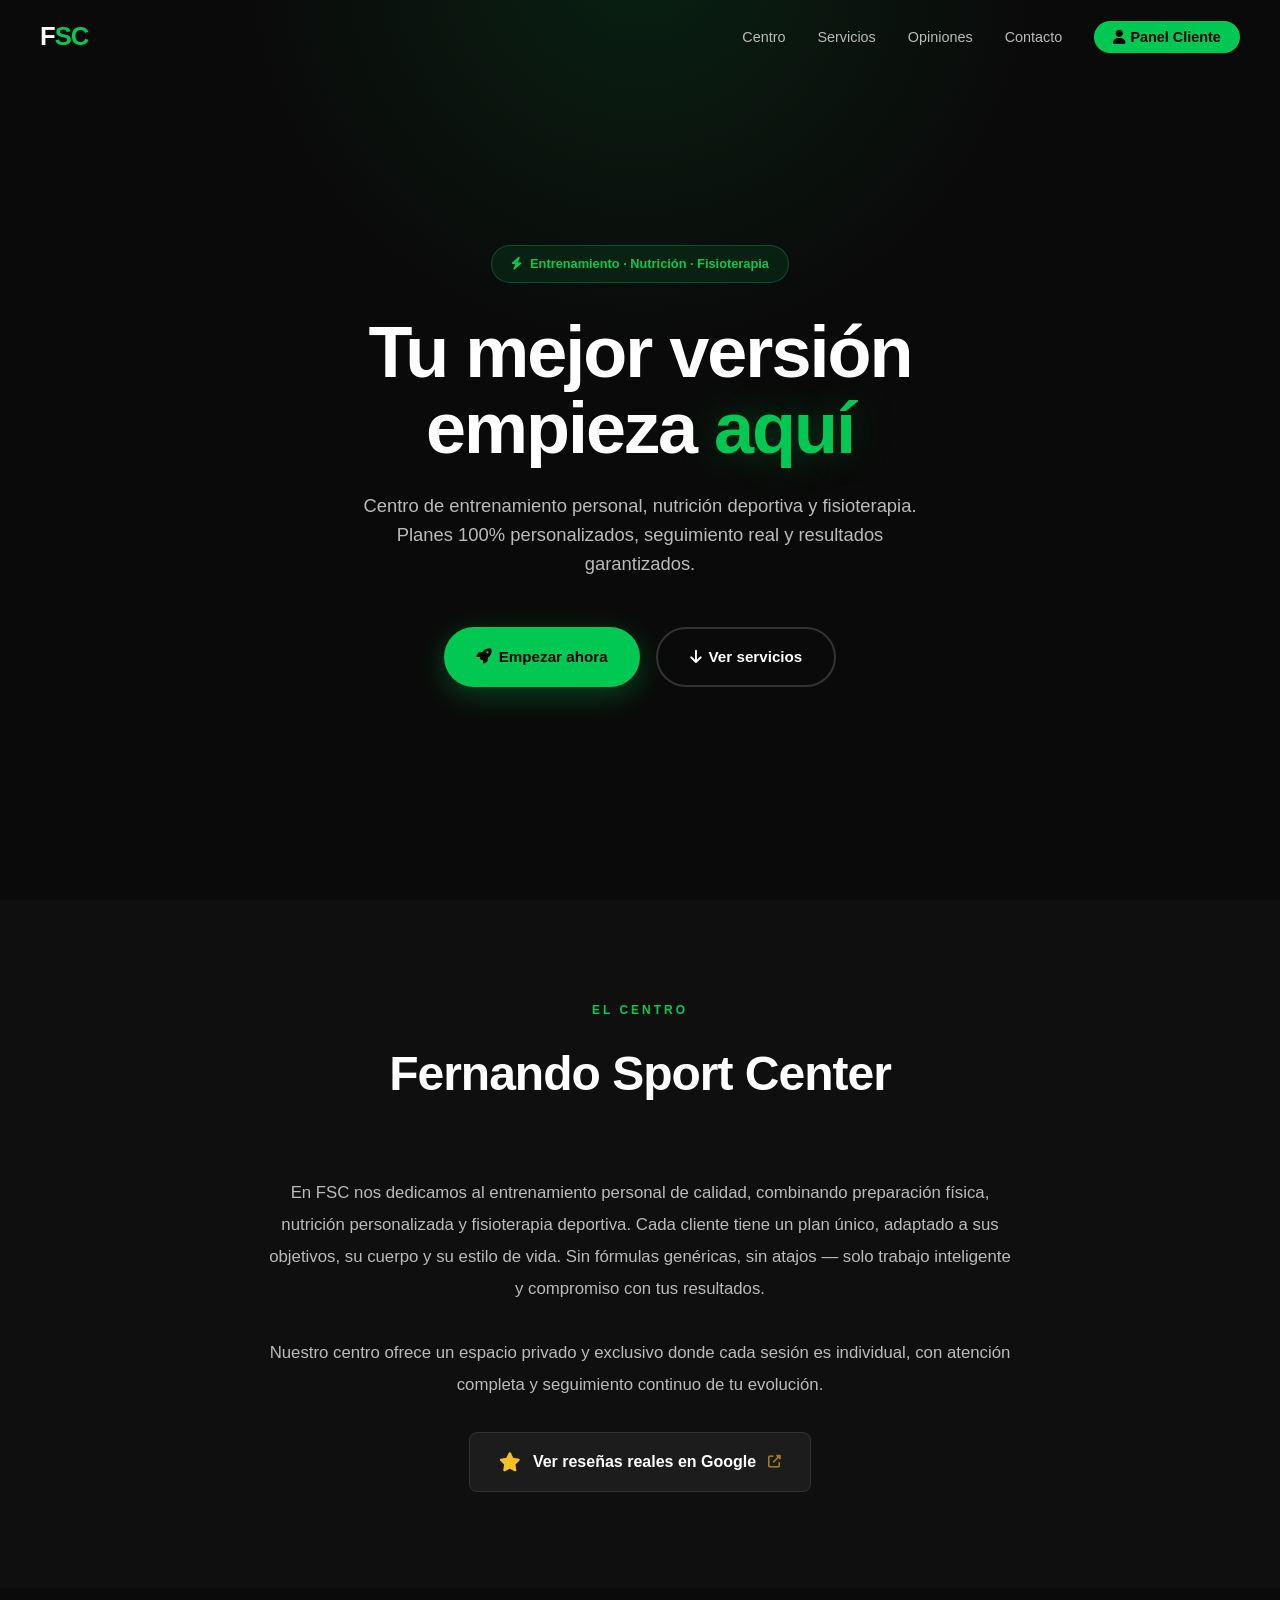
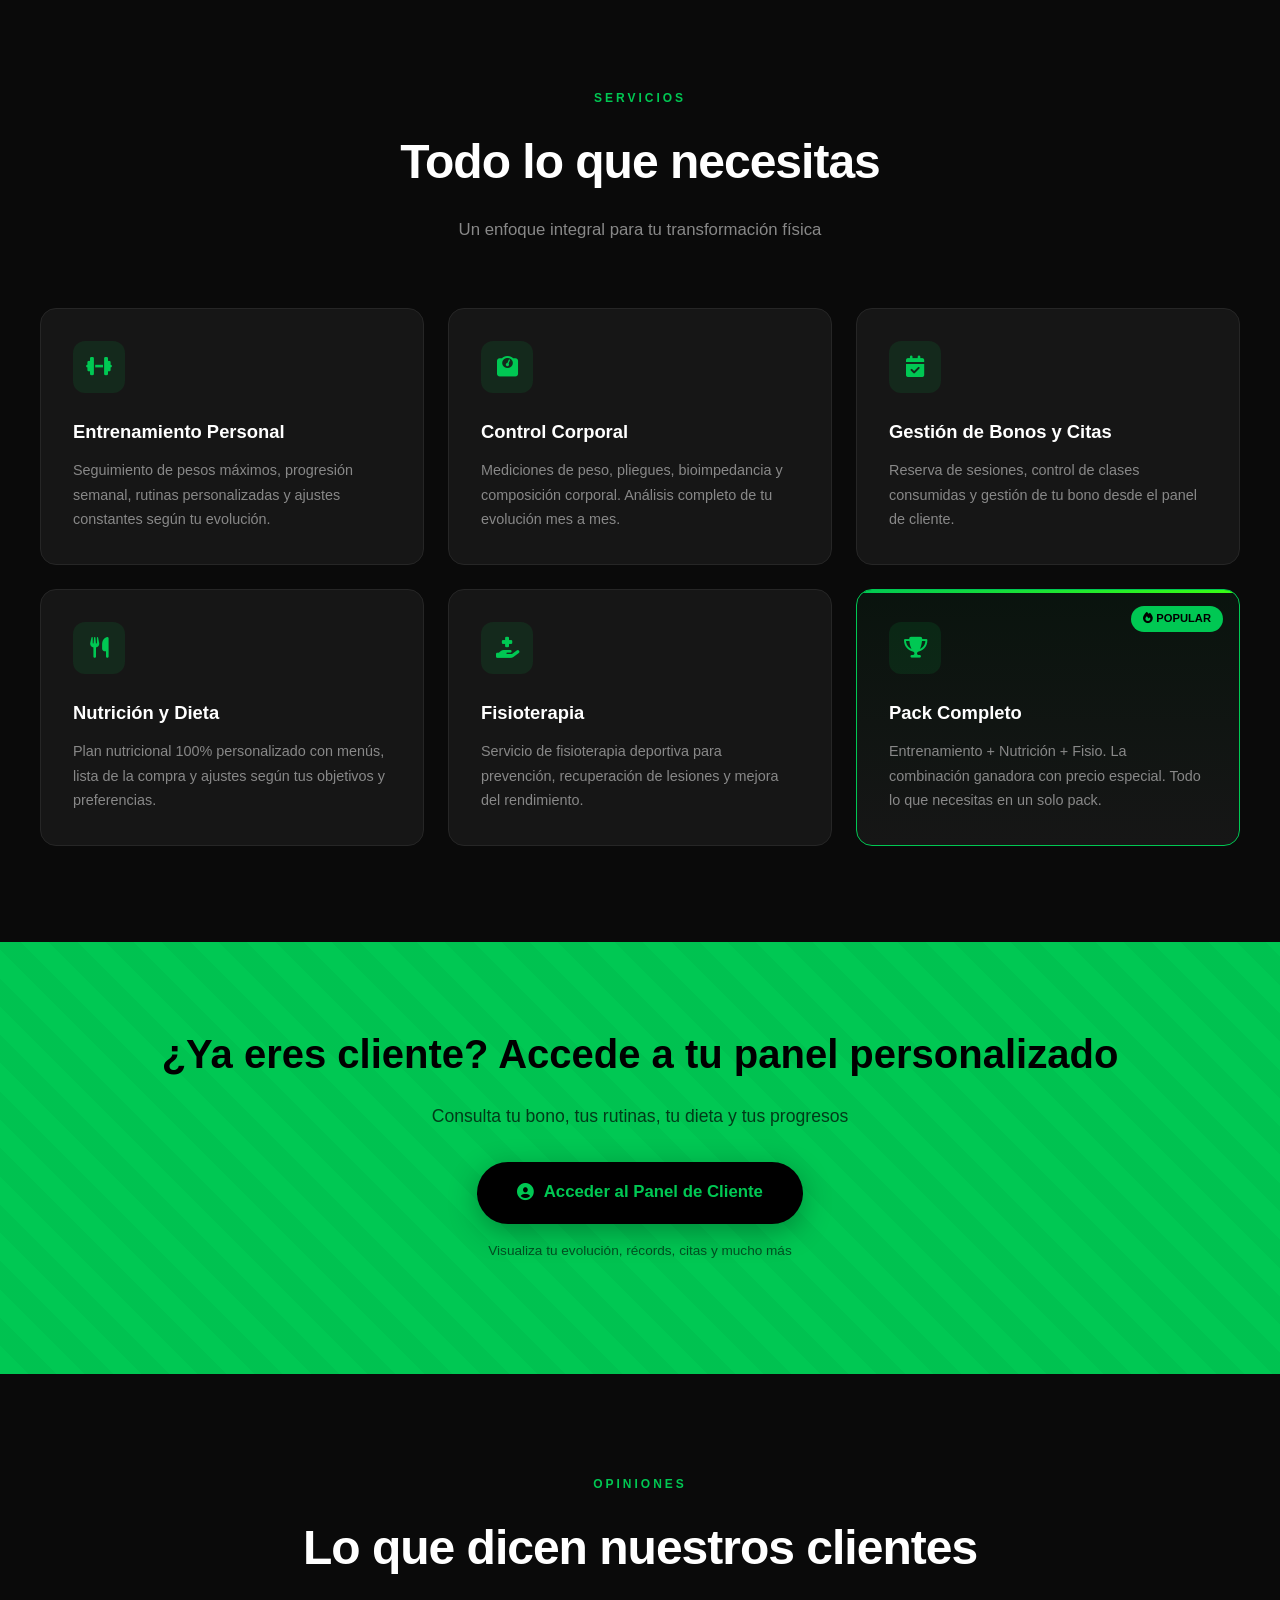
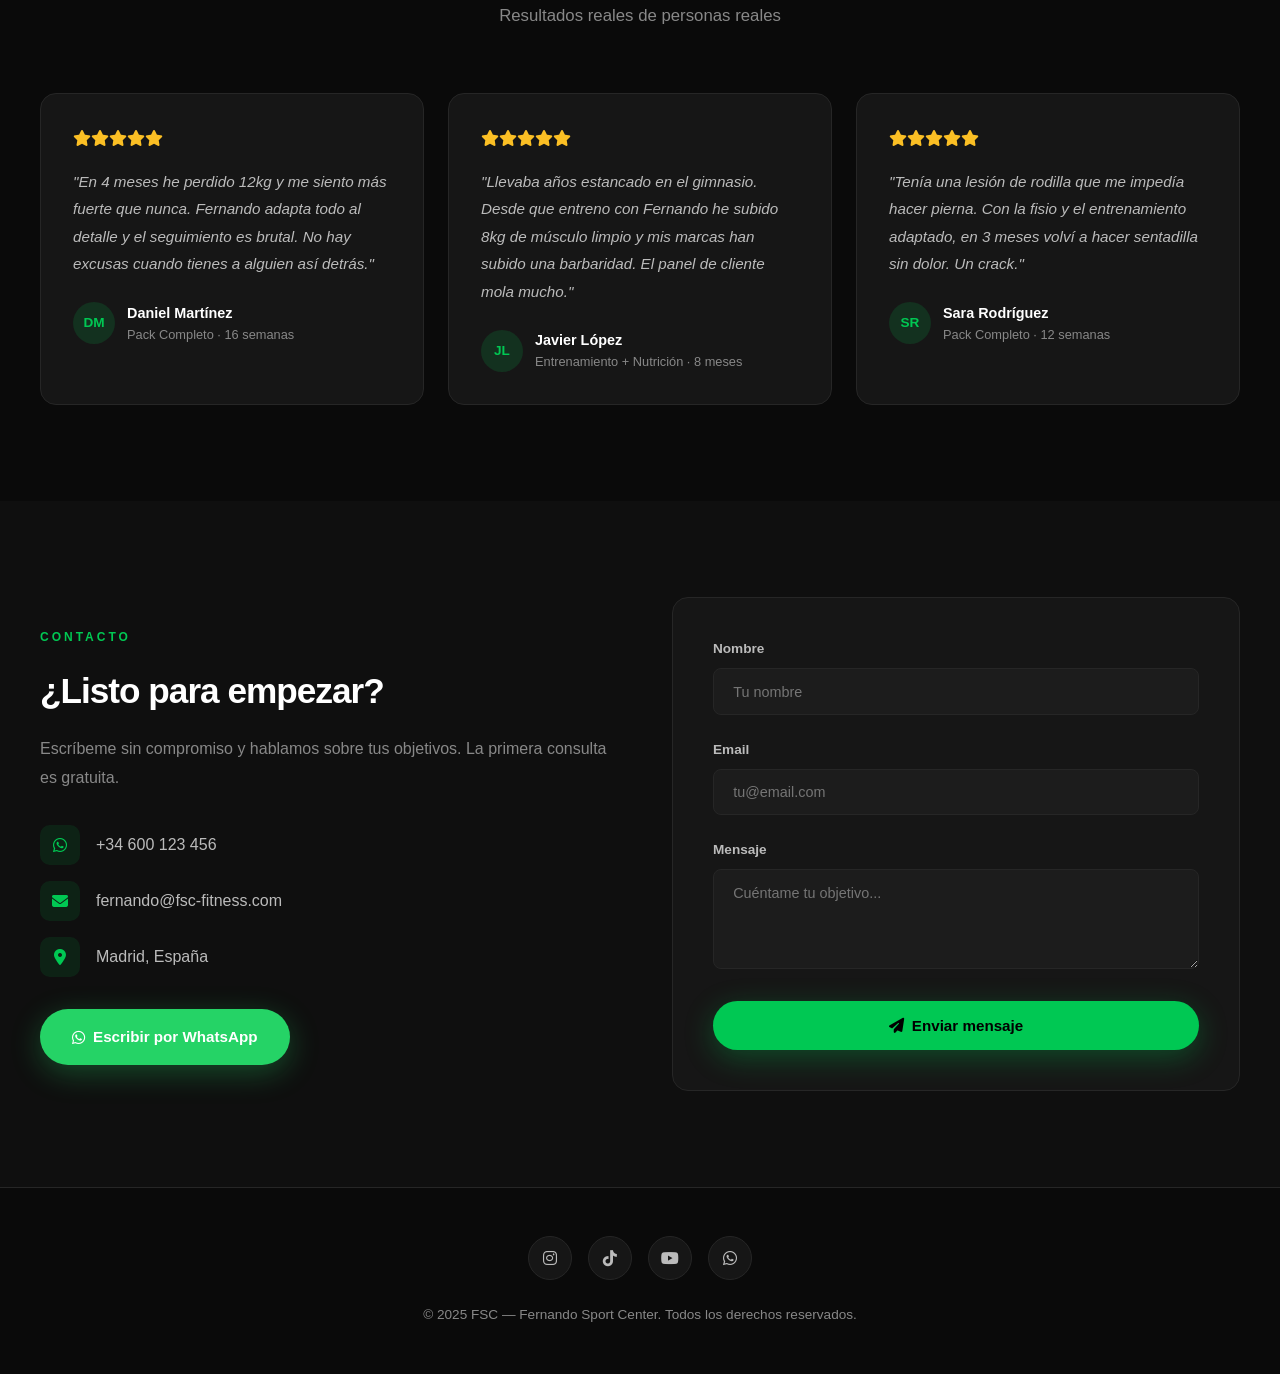
<file: fsc/index.html>
<!DOCTYPE html>
<html lang="es">
<head>
    <meta charset="UTF-8">
    <meta name="viewport" content="width=device-width, initial-scale=1.0">
    <title>FSC — Fernando Sport Center | Entrenamiento Personal y Nutrición</title>
    <meta name="description" content="Centro de entrenamiento personal, nutrición deportiva y fisioterapia en Madrid. Planes 100% personalizados.">
    <link rel="stylesheet" href="https://cdnjs.cloudflare.com/ajax/libs/font-awesome/6.5.1/css/all.min.css">
    <style>
        :root {
            --green: #00C853;
            --green-light: #39FF14;
            --green-dark: #00a844;
            --green-glow: rgba(0, 200, 83, 0.3);
            --black: #000000;
            --dark-900: #0a0a0a;
            --dark-800: #0f0f0f;
            --dark-700: #161616;
            --dark-600: #1c1c1c;
            --dark-500: #262626;
            --dark-400: #333333;
            --gray: #888888;
            --gray-light: #bbbbbb;
            --white: #ffffff;
            --radius: 16px;
            --radius-sm: 8px;
        }

        * { margin: 0; padding: 0; box-sizing: border-box; }
        html { scroll-behavior: smooth; }

        body {
            font-family: -apple-system, BlinkMacSystemFont, 'Segoe UI', Roboto, sans-serif;
            background: var(--dark-900);
            color: var(--white);
            line-height: 1.6;
            overflow-x: hidden;
        }

        /* NAVBAR */
        .navbar {
            position: fixed;
            top: 0; left: 0; right: 0;
            z-index: 1000;
            padding: 1rem 2rem;
            transition: all 0.3s;
        }
        .navbar.scrolled {
            background: rgba(0, 0, 0, 0.95);
            backdrop-filter: blur(20px);
            border-bottom: 1px solid var(--dark-500);
        }
        .nav-inner {
            max-width: 1200px;
            margin: 0 auto;
            display: flex;
            justify-content: space-between;
            align-items: center;
        }
        .nav-logo {
            font-size: 1.6rem;
            font-weight: 900;
            color: var(--white);
            text-decoration: none;
            letter-spacing: -1px;
        }
        .nav-logo span { color: var(--green); }
        .nav-links {
            display: flex;
            list-style: none;
            gap: 2rem;
            align-items: center;
        }
        .nav-links a {
            color: var(--gray-light);
            text-decoration: none;
            font-size: 0.9rem;
            font-weight: 500;
            transition: color 0.3s;
        }
        .nav-links a:hover { color: var(--green); }
        .nav-links .btn-nav {
            background: var(--green);
            color: var(--black);
            padding: 0.5rem 1.2rem;
            border-radius: 50px;
            font-weight: 700;
        }
        .nav-toggle {
            display: none;
            background: none;
            border: none;
            color: var(--white);
            font-size: 1.5rem;
            cursor: pointer;
        }

        /* HERO */
        .hero {
            min-height: 100vh;
            display: flex;
            align-items: center;
            padding: 8rem 2rem 6rem;
            position: relative;
            text-align: center;
            overflow: hidden;
        }
        .hero::before {
            content: '';
            position: absolute;
            top: -50%;
            left: 50%;
            transform: translateX(-50%);
            width: 800px;
            height: 800px;
            background: radial-gradient(circle, rgba(0, 200, 83, 0.12) 0%, transparent 70%);
            pointer-events: none;
        }
        .hero-inner {
            max-width: 800px;
            margin: 0 auto;
            position: relative;
            z-index: 1;
        }
        .hero-badge {
            display: inline-flex;
            align-items: center;
            gap: 0.5rem;
            background: rgba(0, 200, 83, 0.1);
            border: 1px solid rgba(0, 200, 83, 0.3);
            padding: 0.5rem 1.2rem;
            border-radius: 50px;
            font-size: 0.8rem;
            color: var(--green);
            font-weight: 600;
            margin-bottom: 2rem;
        }
        .hero h1 {
            font-size: clamp(2.5rem, 6vw, 4.5rem);
            font-weight: 900;
            line-height: 1.05;
            margin-bottom: 1.5rem;
            letter-spacing: -2px;
        }
        .hero h1 .accent {
            color: var(--green);
            text-shadow: 0 0 40px var(--green-glow);
        }
        .hero-sub {
            font-size: 1.15rem;
            color: var(--gray-light);
            margin-bottom: 3rem;
            max-width: 600px;
            margin-left: auto;
            margin-right: auto;
        }
        .hero-btns {
            display: flex;
            gap: 1rem;
            justify-content: center;
            flex-wrap: wrap;
        }

        /* BUTTONS */
        .btn {
            display: inline-flex;
            align-items: center;
            gap: 0.5rem;
            padding: 1rem 2rem;
            border-radius: 50px;
            font-weight: 700;
            font-size: 0.95rem;
            text-decoration: none;
            border: none;
            cursor: pointer;
            transition: all 0.3s;
        }
        .btn-green {
            background: var(--green);
            color: var(--black);
            box-shadow: 0 8px 30px rgba(0, 200, 83, 0.3);
        }
        .btn-green:hover {
            transform: translateY(-2px);
            box-shadow: 0 12px 40px rgba(0, 200, 83, 0.45);
        }
        .btn-outline {
            background: transparent;
            color: var(--white);
            border: 2px solid var(--dark-400);
        }
        .btn-outline:hover {
            border-color: var(--green);
            color: var(--green);
        }
        .btn-whatsapp {
            background: #25d366;
            color: var(--white);
            box-shadow: 0 8px 30px rgba(37, 211, 102, 0.3);
        }
        .btn-whatsapp:hover {
            transform: translateY(-2px);
            box-shadow: 0 12px 40px rgba(37, 211, 102, 0.4);
        }

        /* SECTIONS */
        .section {
            padding: 6rem 2rem;
        }
        .section-alt { background: var(--dark-800); }
        .container {
            max-width: 1200px;
            margin: 0 auto;
        }
        .section-header {
            text-align: center;
            margin-bottom: 4rem;
        }
        .section-tag {
            display: inline-block;
            font-size: 0.75rem;
            font-weight: 700;
            text-transform: uppercase;
            letter-spacing: 3px;
            color: var(--green);
            margin-bottom: 1rem;
        }
        .section-title {
            font-size: clamp(2rem, 4vw, 3rem);
            font-weight: 900;
            letter-spacing: -1px;
            margin-bottom: 1rem;
        }
        .section-sub {
            color: var(--gray);
            font-size: 1.05rem;
            max-width: 600px;
            margin: 0 auto;
        }

        /* ABOUT */
        .about-content {
            max-width: 750px;
            margin: 0 auto;
            text-align: center;
        }
        .about-content p {
            color: var(--gray-light);
            font-size: 1.05rem;
            line-height: 1.9;
            margin-bottom: 2rem;
        }
        .google-btn {
            display: inline-flex;
            align-items: center;
            gap: 0.75rem;
            background: var(--dark-600);
            border: 1px solid var(--dark-400);
            padding: 1rem 1.8rem;
            border-radius: var(--radius-sm);
            color: var(--white);
            text-decoration: none;
            font-weight: 600;
            transition: all 0.3s;
        }
        .google-btn:hover {
            border-color: var(--green);
            background: var(--dark-500);
        }
        .google-btn i { color: #fbbf24; font-size: 1.2rem; }

        /* SERVICES */
        .services-grid {
            display: grid;
            grid-template-columns: repeat(auto-fit, minmax(320px, 1fr));
            gap: 1.5rem;
        }
        .service-card {
            background: var(--dark-700);
            border: 1px solid var(--dark-500);
            border-radius: var(--radius);
            padding: 2rem;
            transition: all 0.3s;
            position: relative;
            overflow: hidden;
        }
        .service-card::after {
            content: '';
            position: absolute;
            top: 0; left: 0; right: 0;
            height: 3px;
            background: linear-gradient(90deg, var(--green), var(--green-light));
            opacity: 0;
            transition: opacity 0.3s;
        }
        .service-card:hover {
            transform: translateY(-4px);
            border-color: rgba(0, 200, 83, 0.3);
            box-shadow: 0 12px 40px rgba(0, 0, 0, 0.4);
        }
        .service-card:hover::after { opacity: 1; }
        .service-card.featured {
            border-color: var(--green);
            background: linear-gradient(180deg, rgba(0, 200, 83, 0.05), var(--dark-700));
        }
        .service-card.featured::after { opacity: 1; }
        .service-icon {
            width: 52px;
            height: 52px;
            border-radius: 12px;
            background: rgba(0, 200, 83, 0.1);
            display: flex;
            align-items: center;
            justify-content: center;
            font-size: 1.3rem;
            color: var(--green);
            margin-bottom: 1.5rem;
        }
        .service-card h3 {
            font-size: 1.15rem;
            font-weight: 700;
            margin-bottom: 0.75rem;
        }
        .service-card p {
            color: var(--gray);
            font-size: 0.9rem;
            line-height: 1.7;
        }
        .service-card .badge-featured {
            position: absolute;
            top: 1rem;
            right: 1rem;
            background: var(--green);
            color: var(--black);
            font-size: 0.7rem;
            font-weight: 700;
            padding: 0.25rem 0.75rem;
            border-radius: 50px;
            text-transform: uppercase;
        }

        /* CTA PANEL */
        .cta-panel {
            background: var(--green);
            padding: 5rem 2rem;
            text-align: center;
            position: relative;
            overflow: hidden;
        }
        .cta-panel::before {
            content: '';
            position: absolute;
            top: 0; left: 0; right: 0; bottom: 0;
            background: repeating-linear-gradient(
                45deg,
                transparent,
                transparent 20px,
                rgba(0,0,0,0.03) 20px,
                rgba(0,0,0,0.03) 40px
            );
        }
        .cta-panel-inner {
            position: relative;
            z-index: 1;
        }
        .cta-panel h2 {
            color: var(--black);
            font-size: clamp(1.8rem, 4vw, 2.5rem);
            font-weight: 900;
            margin-bottom: 1rem;
        }
        .cta-panel p {
            color: rgba(0, 0, 0, 0.7);
            font-size: 1.1rem;
            margin-bottom: 2rem;
        }
        .btn-dark {
            background: var(--black);
            color: var(--green);
            padding: 1.1rem 2.5rem;
            border-radius: 50px;
            font-weight: 800;
            font-size: 1.05rem;
            text-decoration: none;
            display: inline-flex;
            align-items: center;
            gap: 0.6rem;
            transition: all 0.3s;
            box-shadow: 0 8px 30px rgba(0, 0, 0, 0.3);
        }
        .btn-dark:hover {
            transform: translateY(-3px) scale(1.02);
            box-shadow: 0 14px 40px rgba(0, 0, 0, 0.5);
        }
        .cta-panel .sub-text {
            margin-top: 1rem;
            font-size: 0.85rem;
            color: rgba(0, 0, 0, 0.6);
        }

        /* TESTIMONIALS */
        .testimonials-grid {
            display: grid;
            grid-template-columns: repeat(auto-fit, minmax(300px, 1fr));
            gap: 1.5rem;
        }
        .testimonial-card {
            background: var(--dark-700);
            border: 1px solid var(--dark-500);
            border-radius: var(--radius);
            padding: 2rem;
        }
        .testimonial-stars {
            color: #fbbf24;
            margin-bottom: 1rem;
        }
        .testimonial-text {
            color: var(--gray-light);
            font-size: 0.95rem;
            line-height: 1.8;
            font-style: italic;
            margin-bottom: 1.5rem;
        }
        .testimonial-author {
            display: flex;
            align-items: center;
            gap: 0.75rem;
        }
        .testimonial-avatar {
            width: 42px;
            height: 42px;
            border-radius: 50%;
            background: rgba(0, 200, 83, 0.15);
            display: flex;
            align-items: center;
            justify-content: center;
            font-weight: 700;
            font-size: 0.85rem;
            color: var(--green);
        }
        .testimonial-name { font-weight: 700; font-size: 0.9rem; }
        .testimonial-info { font-size: 0.8rem; color: var(--gray); }

        /* CONTACT */
        .contact-grid {
            display: grid;
            grid-template-columns: 1fr 1fr;
            gap: 4rem;
            align-items: center;
        }
        .contact-info h2 {
            font-size: 2.2rem;
            font-weight: 900;
            margin-bottom: 1rem;
            letter-spacing: -1px;
        }
        .contact-info > p {
            color: var(--gray);
            margin-bottom: 2rem;
            line-height: 1.8;
        }
        .contact-methods {
            display: flex;
            flex-direction: column;
            gap: 1rem;
            margin-bottom: 2rem;
        }
        .contact-method {
            display: flex;
            align-items: center;
            gap: 1rem;
            color: var(--gray-light);
        }
        .contact-method i {
            width: 40px;
            height: 40px;
            border-radius: 10px;
            background: rgba(0, 200, 83, 0.1);
            display: flex;
            align-items: center;
            justify-content: center;
            color: var(--green);
        }
        .contact-form {
            background: var(--dark-700);
            border: 1px solid var(--dark-500);
            border-radius: var(--radius);
            padding: 2.5rem;
        }
        .form-group { margin-bottom: 1.5rem; }
        .form-group label {
            display: block;
            font-size: 0.85rem;
            font-weight: 600;
            margin-bottom: 0.5rem;
            color: var(--gray-light);
        }
        .form-group input,
        .form-group textarea {
            width: 100%;
            padding: 0.9rem 1.2rem;
            background: var(--dark-600);
            border: 1px solid var(--dark-500);
            border-radius: var(--radius-sm);
            color: var(--white);
            font-family: inherit;
            font-size: 0.9rem;
            transition: border-color 0.3s;
        }
        .form-group input:focus,
        .form-group textarea:focus {
            outline: none;
            border-color: var(--green);
        }
        .form-group textarea { resize: vertical; min-height: 100px; }

        /* FOOTER */
        .footer {
            padding: 3rem 2rem;
            text-align: center;
            border-top: 1px solid var(--dark-500);
        }
        .footer-social {
            display: flex;
            justify-content: center;
            gap: 1rem;
            margin-bottom: 1.5rem;
        }
        .footer-social a {
            width: 44px;
            height: 44px;
            border-radius: 50%;
            background: var(--dark-700);
            border: 1px solid var(--dark-500);
            display: flex;
            align-items: center;
            justify-content: center;
            color: var(--gray-light);
            text-decoration: none;
            transition: all 0.3s;
        }
        .footer-social a:hover {
            border-color: var(--green);
            color: var(--green);
            transform: translateY(-2px);
        }
        .footer p { color: var(--gray); font-size: 0.85rem; }

        /* ANIMATIONS */
        .fade-up {
            opacity: 0;
            transform: translateY(30px);
            transition: all 0.6s ease;
        }
        .fade-up.visible {
            opacity: 1;
            transform: translateY(0);
        }

        /* RESPONSIVE */
        @media (max-width: 768px) {
            .nav-links { display: none; position: fixed; top: 0; left: 0; right: 0; bottom: 0; background: var(--dark-900); flex-direction: column; justify-content: center; align-items: center; gap: 2rem; z-index: 999; }
            .nav-links.active { display: flex; }
            .nav-toggle { display: block; z-index: 1001; }
            .section { padding: 4rem 1.5rem; }
            .services-grid { grid-template-columns: 1fr; }
            .contact-grid { grid-template-columns: 1fr; gap: 2rem; }
            .testimonials-grid { grid-template-columns: 1fr; }
        }
    </style>
</head>
<body>

<!-- NAVBAR -->
<nav class="navbar" id="navbar">
    <div class="nav-inner">
        <a href="#" class="nav-logo">F<span>SC</span></a>
        <ul class="nav-links" id="navLinks">
            <li><a href="#about">Centro</a></li>
            <li><a href="#servicios">Servicios</a></li>
            <li><a href="#testimonios">Opiniones</a></li>
            <li><a href="#contacto">Contacto</a></li>
            <li><a href="cliente.html" class="btn-nav"><i class="fas fa-user"></i> Panel Cliente</a></li>
        </ul>
        <button class="nav-toggle" id="navToggle" aria-label="Menú"><i class="fas fa-bars"></i></button>
    </div>
</nav>

<!-- HERO -->
<section class="hero">
    <div class="hero-inner">
        <div class="hero-badge"><i class="fas fa-bolt"></i> Entrenamiento · Nutrición · Fisioterapia</div>
        <h1>Tu mejor versión empieza <span class="accent">aquí</span></h1>
        <p class="hero-sub">Centro de entrenamiento personal, nutrición deportiva y fisioterapia. Planes 100% personalizados, seguimiento real y resultados garantizados.</p>
        <div class="hero-btns">
            <a href="#contacto" class="btn btn-green"><i class="fas fa-rocket"></i> Empezar ahora</a>
            <a href="#servicios" class="btn btn-outline"><i class="fas fa-arrow-down"></i> Ver servicios</a>
        </div>
    </div>
</section>

<!-- ABOUT -->
<section class="section section-alt" id="about">
    <div class="container">
        <div class="section-header fade-up">
            <span class="section-tag">El centro</span>
            <h2 class="section-title">Fernando Sport Center</h2>
        </div>
        <div class="about-content fade-up">
            <p>En FSC nos dedicamos al entrenamiento personal de calidad, combinando preparación física, nutrición personalizada y fisioterapia deportiva. Cada cliente tiene un plan único, adaptado a sus objetivos, su cuerpo y su estilo de vida. Sin fórmulas genéricas, sin atajos — solo trabajo inteligente y compromiso con tus resultados.</p>
            <p>Nuestro centro ofrece un espacio privado y exclusivo donde cada sesión es individual, con atención completa y seguimiento continuo de tu evolución.</p>
            <a href="https://www.google.com/local/place/fid/0xd422cf66ce1c6ff:0x32bfb90c5b8ac906/photosphere?iu=https://streetviewpixels-pa.googleapis.com/v1/thumbnail?panoid%3DpKRISGAgWKEwejNYuwVqGA%26cb_client%3Dsearch.gws-prod.gps%26yaw%3D84.96561%26pitch%3D0%26thumbfov%3D100%26w%3D0%26h%3D0&ik=CAISFnBLUklTR0FnV0tFd2VqTll1d1ZxR0E%3D&sa=X&ved=2ahUKEwj-pZiA7P-UAxUw3wIHHZXwN-8Qpx96BAgcEBA" class="google-btn" target="_blank" rel="noopener">
                <i class="fas fa-star"></i>
                <span>Ver reseñas reales en Google</span>
                <i class="fas fa-external-link-alt" style="font-size: 0.8rem; opacity: 0.6;"></i>
            </a>
        </div>
    </div>
</section>

<!-- SERVICES -->
<section class="section" id="servicios">
    <div class="container">
        <div class="section-header fade-up">
            <span class="section-tag">Servicios</span>
            <h2 class="section-title">Todo lo que necesitas</h2>
            <p class="section-sub">Un enfoque integral para tu transformación física</p>
        </div>
        <div class="services-grid">
            <div class="service-card fade-up">
                <div class="service-icon"><i class="fas fa-dumbbell"></i></div>
                <h3>Entrenamiento Personal</h3>
                <p>Seguimiento de pesos máximos, progresión semanal, rutinas personalizadas y ajustes constantes según tu evolución.</p>
            </div>
            <div class="service-card fade-up">
                <div class="service-icon"><i class="fas fa-weight-scale"></i></div>
                <h3>Control Corporal</h3>
                <p>Mediciones de peso, pliegues, bioimpedancia y composición corporal. Análisis completo de tu evolución mes a mes.</p>
            </div>
            <div class="service-card fade-up">
                <div class="service-icon"><i class="fas fa-calendar-check"></i></div>
                <h3>Gestión de Bonos y Citas</h3>
                <p>Reserva de sesiones, control de clases consumidas y gestión de tu bono desde el panel de cliente.</p>
            </div>
            <div class="service-card fade-up">
                <div class="service-icon"><i class="fas fa-utensils"></i></div>
                <h3>Nutrición y Dieta</h3>
                <p>Plan nutricional 100% personalizado con menús, lista de la compra y ajustes según tus objetivos y preferencias.</p>
            </div>
            <div class="service-card fade-up">
                <div class="service-icon"><i class="fas fa-hand-holding-medical"></i></div>
                <h3>Fisioterapia</h3>
                <p>Servicio de fisioterapia deportiva para prevención, recuperación de lesiones y mejora del rendimiento.</p>
            </div>
            <div class="service-card featured fade-up">
                <span class="badge-featured"><i class="fas fa-fire"></i> Popular</span>
                <div class="service-icon"><i class="fas fa-trophy"></i></div>
                <h3>Pack Completo</h3>
                <p>Entrenamiento + Nutrición + Fisio. La combinación ganadora con precio especial. Todo lo que necesitas en un solo pack.</p>
            </div>
        </div>
    </div>
</section>

<!-- CTA PANEL -->
<section class="cta-panel">
    <div class="cta-panel-inner">
        <h2>¿Ya eres cliente? Accede a tu panel personalizado</h2>
        <p>Consulta tu bono, tus rutinas, tu dieta y tus progresos</p>
        <a href="cliente.html" class="btn-dark"><i class="fas fa-user-circle"></i> Acceder al Panel de Cliente</a>
        <p class="sub-text">Visualiza tu evolución, récords, citas y mucho más</p>
    </div>
</section>

<!-- TESTIMONIALS -->
<section class="section" id="testimonios">
    <div class="container">
        <div class="section-header fade-up">
            <span class="section-tag">Opiniones</span>
            <h2 class="section-title">Lo que dicen nuestros clientes</h2>
            <p class="section-sub">Resultados reales de personas reales</p>
        </div>
        <div class="testimonials-grid">
            <div class="testimonial-card fade-up">
                <div class="testimonial-stars"><i class="fas fa-star"></i><i class="fas fa-star"></i><i class="fas fa-star"></i><i class="fas fa-star"></i><i class="fas fa-star"></i></div>
                <p class="testimonial-text">"En 4 meses he perdido 12kg y me siento más fuerte que nunca. Fernando adapta todo al detalle y el seguimiento es brutal. No hay excusas cuando tienes a alguien así detrás."</p>
                <div class="testimonial-author">
                    <div class="testimonial-avatar">DM</div>
                    <div><div class="testimonial-name">Daniel Martínez</div><div class="testimonial-info">Pack Completo · 16 semanas</div></div>
                </div>
            </div>
            <div class="testimonial-card fade-up">
                <div class="testimonial-stars"><i class="fas fa-star"></i><i class="fas fa-star"></i><i class="fas fa-star"></i><i class="fas fa-star"></i><i class="fas fa-star"></i></div>
                <p class="testimonial-text">"Llevaba años estancado en el gimnasio. Desde que entreno con Fernando he subido 8kg de músculo limpio y mis marcas han subido una barbaridad. El panel de cliente mola mucho."</p>
                <div class="testimonial-author">
                    <div class="testimonial-avatar">JL</div>
                    <div><div class="testimonial-name">Javier López</div><div class="testimonial-info">Entrenamiento + Nutrición · 8 meses</div></div>
                </div>
            </div>
            <div class="testimonial-card fade-up">
                <div class="testimonial-stars"><i class="fas fa-star"></i><i class="fas fa-star"></i><i class="fas fa-star"></i><i class="fas fa-star"></i><i class="fas fa-star"></i></div>
                <p class="testimonial-text">"Tenía una lesión de rodilla que me impedía hacer pierna. Con la fisio y el entrenamiento adaptado, en 3 meses volví a hacer sentadilla sin dolor. Un crack."</p>
                <div class="testimonial-author">
                    <div class="testimonial-avatar">SR</div>
                    <div><div class="testimonial-name">Sara Rodríguez</div><div class="testimonial-info">Pack Completo · 12 semanas</div></div>
                </div>
            </div>
        </div>
    </div>
</section>

<!-- CONTACT -->
<section class="section section-alt" id="contacto">
    <div class="container">
        <div class="contact-grid">
            <div class="contact-info fade-up">
                <span class="section-tag">Contacto</span>
                <h2>¿Listo para empezar?</h2>
                <p>Escríbeme sin compromiso y hablamos sobre tus objetivos. La primera consulta es gratuita.</p>
                <div class="contact-methods">
                    <div class="contact-method"><i class="fab fa-whatsapp"></i><span>+34 600 123 456</span></div>
                    <div class="contact-method"><i class="fas fa-envelope"></i><span>fernando@fsc-fitness.com</span></div>
                    <div class="contact-method"><i class="fas fa-map-marker-alt"></i><span>Madrid, España</span></div>
                </div>
                <a href="https://wa.me/34600123456?text=Hola%20Fernando!%20Me%20interesa%20info%20sobre%20el%20entrenamiento" class="btn btn-whatsapp" target="_blank" rel="noopener"><i class="fab fa-whatsapp"></i> Escribir por WhatsApp</a>
            </div>
            <div class="contact-form fade-up">
                <form id="contactForm">
                    <div class="form-group"><label>Nombre</label><input type="text" placeholder="Tu nombre" required></div>
                    <div class="form-group"><label>Email</label><input type="email" placeholder="tu@email.com" required></div>
                    <div class="form-group"><label>Mensaje</label><textarea placeholder="Cuéntame tu objetivo..." required></textarea></div>
                    <button type="submit" class="btn btn-green" style="width:100%;justify-content:center;"><i class="fas fa-paper-plane"></i> Enviar mensaje</button>
                </form>
            </div>
        </div>
    </div>
</section>

<!-- FOOTER -->
<footer class="footer">
    <div class="footer-social">
        <a href="#" aria-label="Instagram"><i class="fab fa-instagram"></i></a>
        <a href="#" aria-label="TikTok"><i class="fab fa-tiktok"></i></a>
        <a href="#" aria-label="YouTube"><i class="fab fa-youtube"></i></a>
        <a href="#" aria-label="WhatsApp"><i class="fab fa-whatsapp"></i></a>
    </div>
    <p>&copy; 2025 FSC — Fernando Sport Center. Todos los derechos reservados.</p>
</footer>

<script>
// Navbar scroll
const navbar = document.getElementById('navbar');
window.addEventListener('scroll', () => {
    navbar.classList.toggle('scrolled', window.scrollY > 50);
});

// Mobile menu
const navToggle = document.getElementById('navToggle');
const navLinks = document.getElementById('navLinks');
navToggle.addEventListener('click', () => {
    navLinks.classList.toggle('active');
    const icon = navToggle.querySelector('i');
    icon.classList.toggle('fa-bars');
    icon.classList.toggle('fa-times');
});
navLinks.querySelectorAll('a').forEach(link => {
    link.addEventListener('click', () => {
        navLinks.classList.remove('active');
        navToggle.querySelector('i').classList.add('fa-bars');
        navToggle.querySelector('i').classList.remove('fa-times');
    });
});

// Scroll animations
const observer = new IntersectionObserver(entries => {
    entries.forEach(e => { if (e.isIntersecting) e.target.classList.add('visible'); });
}, { threshold: 0.1 });
document.querySelectorAll('.fade-up').forEach(el => observer.observe(el));

// Form
document.getElementById('contactForm').addEventListener('submit', e => {
    e.preventDefault();
    const btn = e.target.querySelector('button');
    const orig = btn.innerHTML;
    btn.innerHTML = '<i class="fas fa-check"></i> ¡Enviado!';
    btn.style.background = 'var(--green-dark)';
    setTimeout(() => { btn.innerHTML = orig; btn.style.background = ''; e.target.reset(); }, 3000);
});
</script>
</body>
</html>
</file>
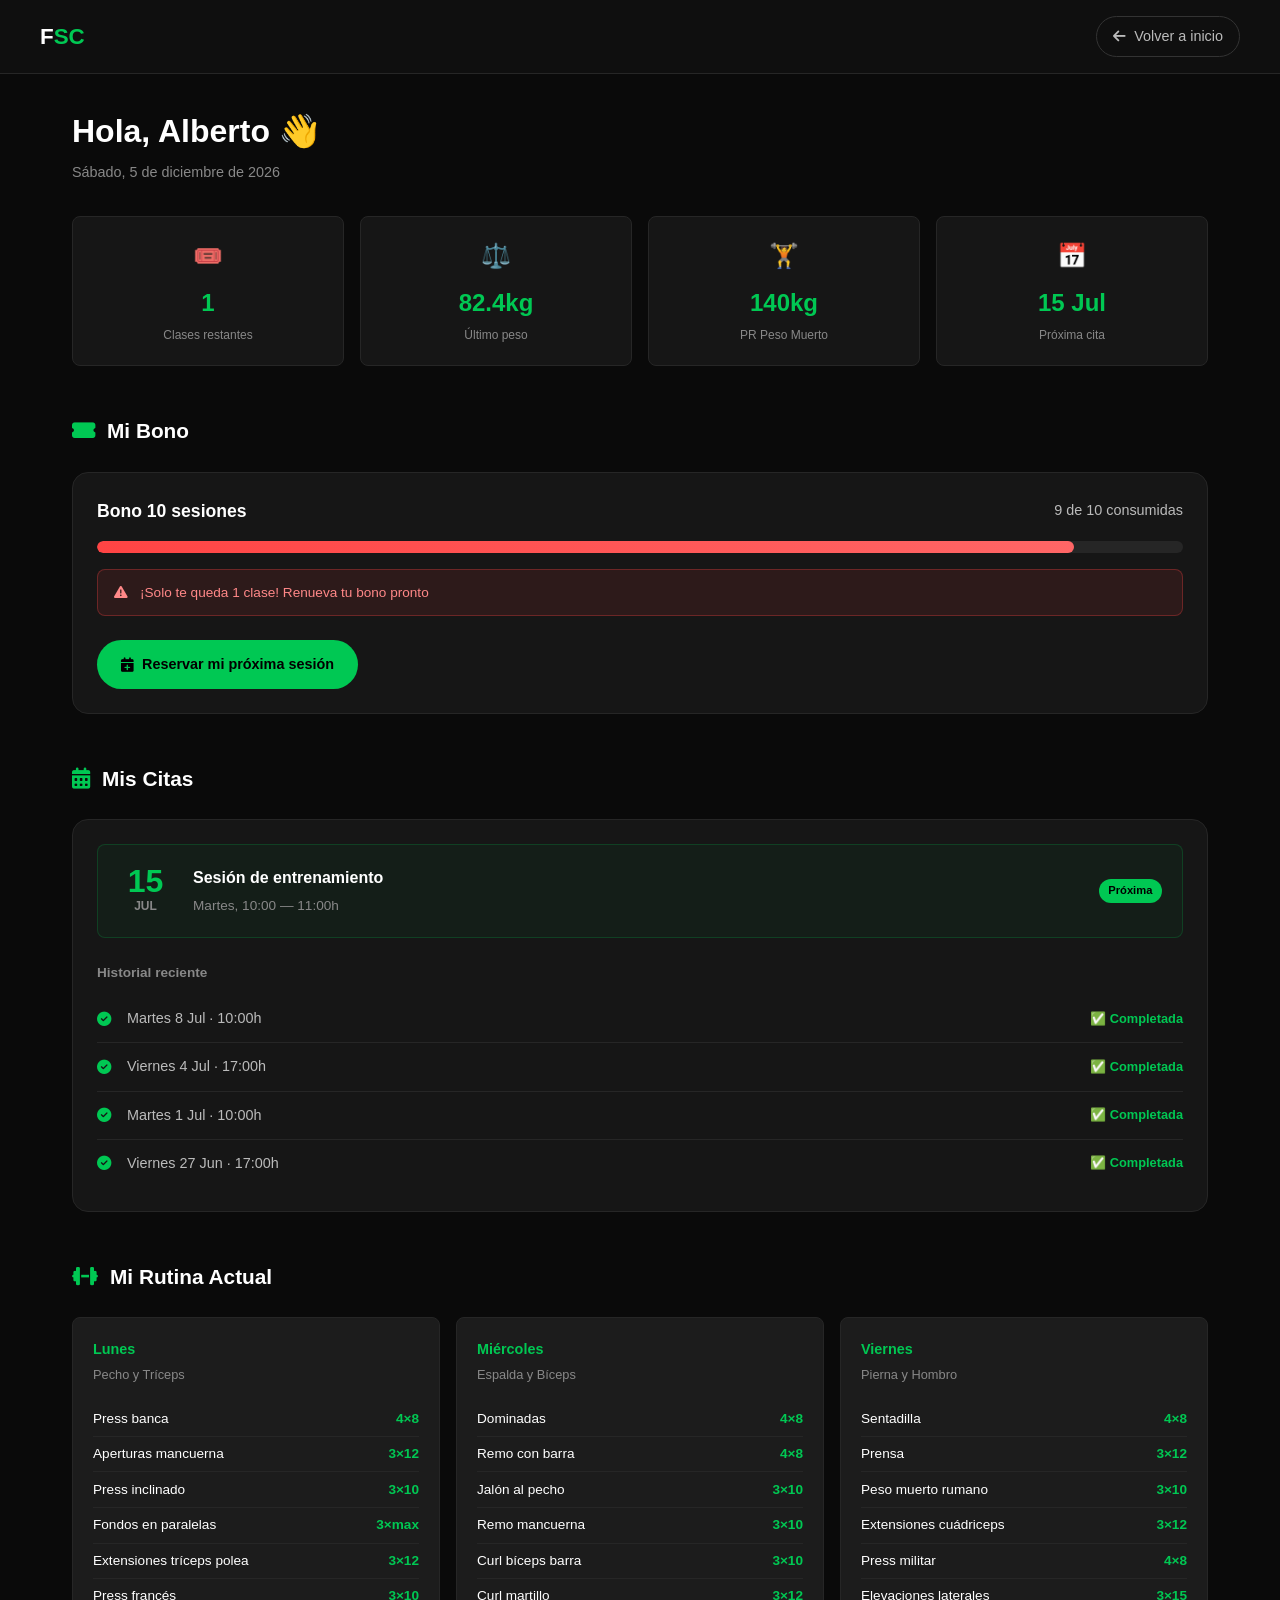
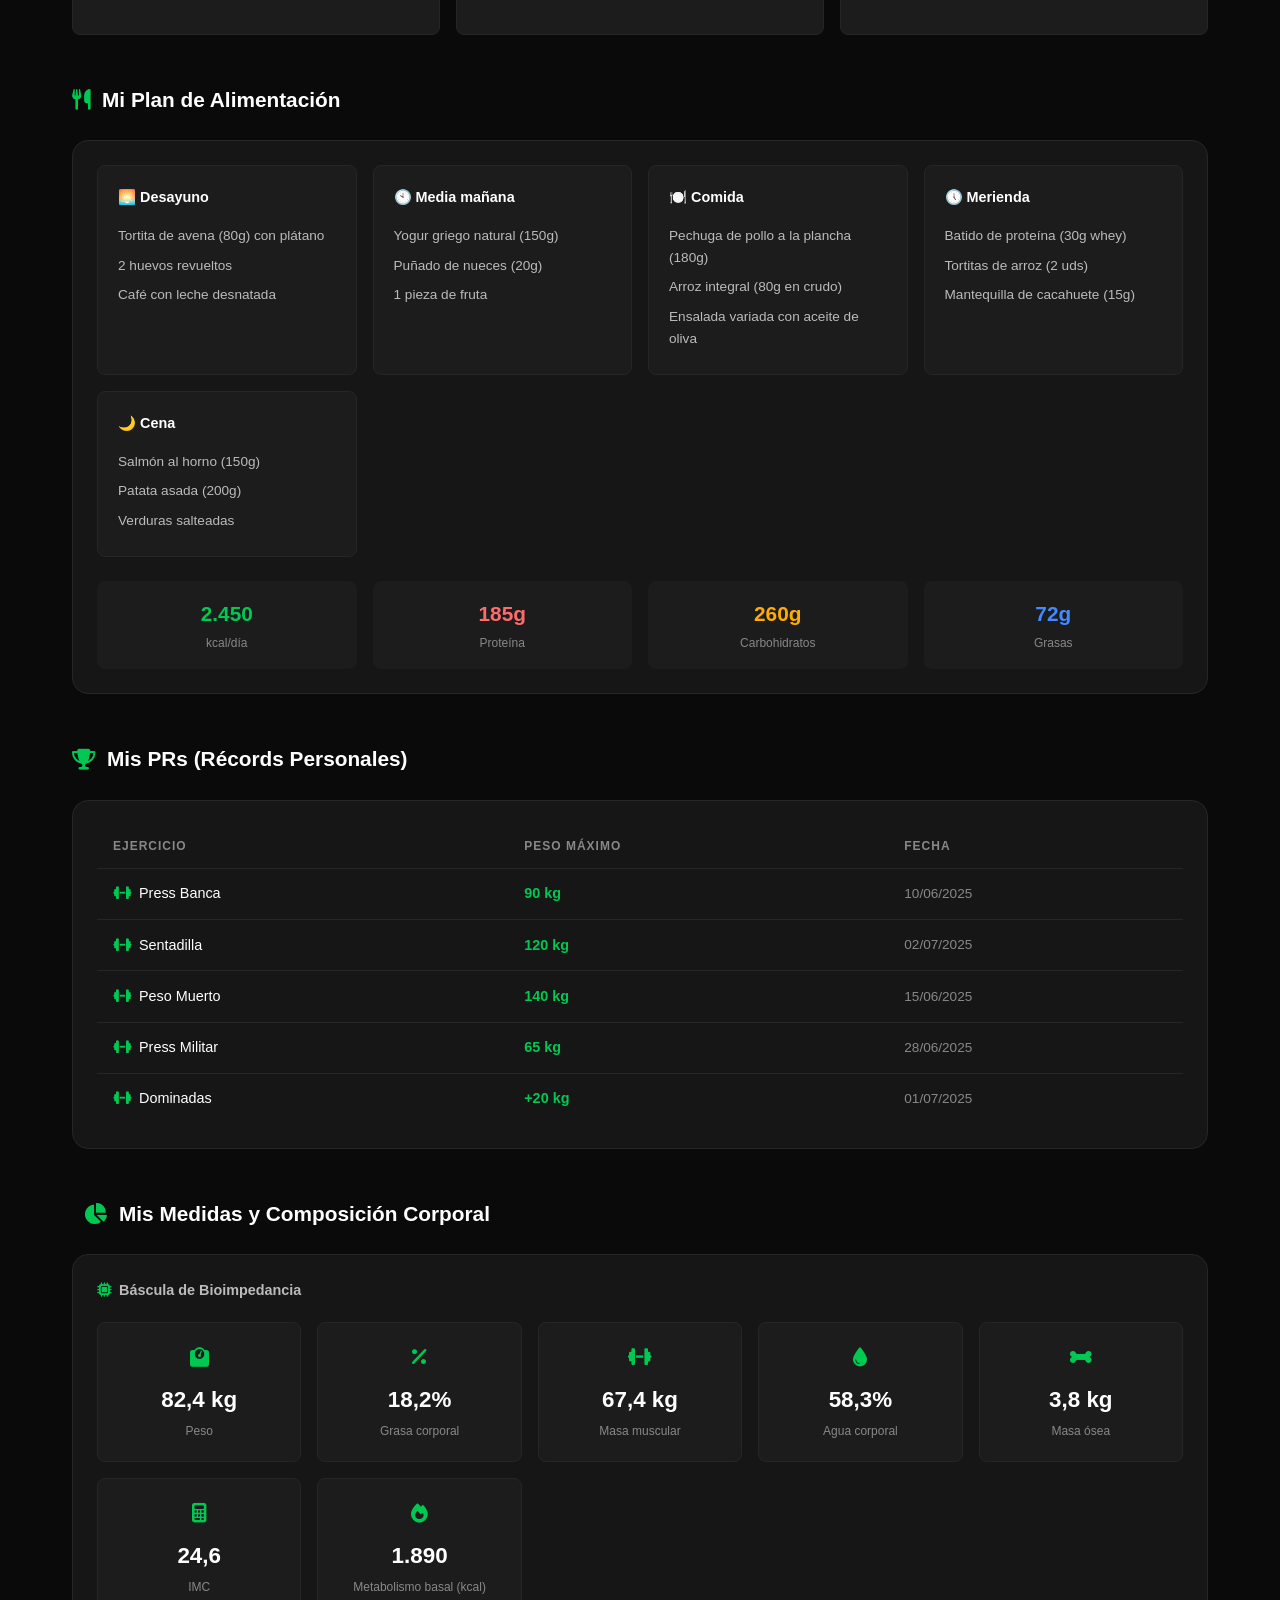
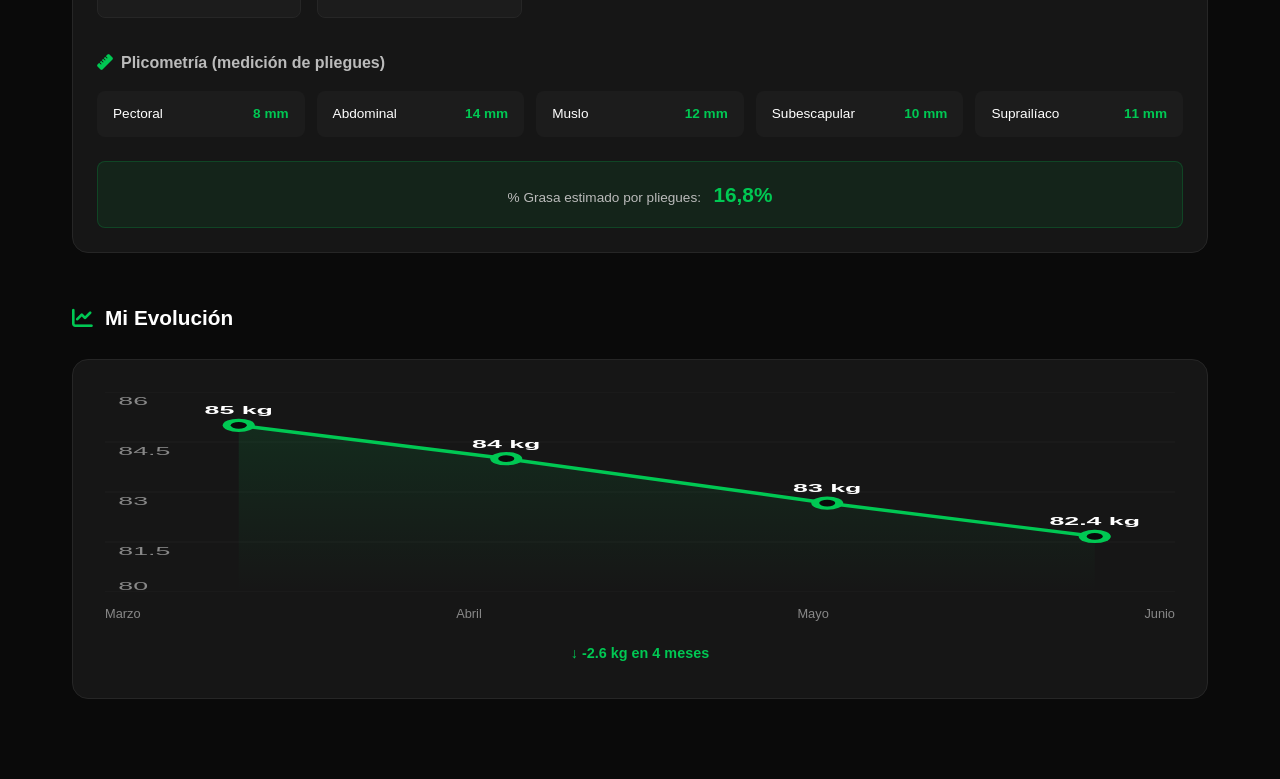
<file: fsc/cliente.html>
<!DOCTYPE html>
<html lang="es">
<head>
    <meta charset="UTF-8">
    <meta name="viewport" content="width=device-width, initial-scale=1.0">
    <title>Mi Panel — FSC Fernando Sport Center</title>
    <link rel="stylesheet" href="https://cdnjs.cloudflare.com/ajax/libs/font-awesome/6.5.1/css/all.min.css">
    <style>
        :root {
            --green: #00C853;
            --green-light: #39FF14;
            --green-dark: #00a844;
            --green-glow: rgba(0, 200, 83, 0.3);
            --black: #000000;
            --dark-900: #0a0a0a;
            --dark-800: #0f0f0f;
            --dark-700: #161616;
            --dark-600: #1c1c1c;
            --dark-500: #262626;
            --dark-400: #333333;
            --gray: #888888;
            --gray-light: #bbbbbb;
            --white: #ffffff;
            --red: #ff4444;
            --amber: #ffab00;
            --blue: #448aff;
            --radius: 16px;
            --radius-sm: 8px;
        }

        * { margin: 0; padding: 0; box-sizing: border-box; }
        html { scroll-behavior: smooth; }

        body {
            font-family: -apple-system, BlinkMacSystemFont, 'Segoe UI', Roboto, sans-serif;
            background: var(--dark-900);
            color: var(--white);
            line-height: 1.6;
        }

        /* HEADER */
        .header {
            background: var(--dark-800);
            border-bottom: 1px solid var(--dark-500);
            padding: 1rem 2rem;
            position: sticky;
            top: 0;
            z-index: 100;
        }
        .header-inner {
            max-width: 1200px;
            margin: 0 auto;
            display: flex;
            justify-content: space-between;
            align-items: center;
        }
        .header-logo {
            font-size: 1.4rem;
            font-weight: 900;
            color: var(--white);
            text-decoration: none;
        }
        .header-logo span { color: var(--green); }
        .header-back {
            display: inline-flex;
            align-items: center;
            gap: 0.5rem;
            color: var(--gray-light);
            text-decoration: none;
            font-size: 0.9rem;
            font-weight: 500;
            padding: 0.5rem 1rem;
            border-radius: 50px;
            border: 1px solid var(--dark-400);
            transition: all 0.3s;
        }
        .header-back:hover {
            border-color: var(--green);
            color: var(--green);
        }

        /* MAIN */
        .main {
            max-width: 1200px;
            margin: 0 auto;
            padding: 2rem;
        }

        /* WELCOME */
        .welcome {
            margin-bottom: 2rem;
        }
        .welcome h1 {
            font-size: 2rem;
            font-weight: 900;
            margin-bottom: 0.25rem;
        }
        .welcome h1 .wave { display: inline-block; animation: wave 2s infinite; transform-origin: 70% 70%; }
        @keyframes wave {
            0%, 100% { transform: rotate(0); }
            10%, 30% { transform: rotate(14deg); }
            20% { transform: rotate(-8deg); }
            40% { transform: rotate(-4deg); }
            50%, 100% { transform: rotate(0); }
        }
        .welcome .date {
            color: var(--gray);
            font-size: 0.9rem;
        }

        /* SUMMARY CARDS */
        .summary-grid {
            display: grid;
            grid-template-columns: repeat(auto-fit, minmax(180px, 1fr));
            gap: 1rem;
            margin-bottom: 3rem;
        }
        .summary-card {
            background: var(--dark-700);
            border: 1px solid var(--dark-500);
            border-radius: var(--radius-sm);
            padding: 1.25rem;
            text-align: center;
        }
        .summary-card .icon {
            font-size: 1.5rem;
            margin-bottom: 0.5rem;
        }
        .summary-card .value {
            font-size: 1.5rem;
            font-weight: 800;
            color: var(--green);
        }
        .summary-card .label {
            font-size: 0.75rem;
            color: var(--gray);
            margin-top: 0.25rem;
        }

        /* SECTIONS */
        .panel-section {
            margin-bottom: 3rem;
        }
        .panel-section-title {
            font-size: 1.3rem;
            font-weight: 800;
            margin-bottom: 1.5rem;
            display: flex;
            align-items: center;
            gap: 0.75rem;
        }
        .panel-section-title i {
            color: var(--green);
        }

        /* CARDS */
        .card {
            background: var(--dark-700);
            border: 1px solid var(--dark-500);
            border-radius: var(--radius);
            padding: 1.5rem;
        }

        /* BONO */
        .bono-info {
            display: flex;
            justify-content: space-between;
            align-items: center;
            margin-bottom: 1rem;
            flex-wrap: wrap;
            gap: 0.5rem;
        }
        .bono-type {
            font-weight: 700;
            font-size: 1.1rem;
        }
        .bono-count {
            font-size: 0.9rem;
            color: var(--gray-light);
        }
        .progress-bar {
            height: 12px;
            background: var(--dark-500);
            border-radius: 6px;
            overflow: hidden;
            margin-bottom: 1rem;
        }
        .progress-fill {
            height: 100%;
            border-radius: 6px;
            transition: width 1s ease;
        }
        .progress-fill.danger { background: linear-gradient(90deg, var(--red), #ff6666); }
        .progress-fill.ok { background: linear-gradient(90deg, var(--green), var(--green-light)); }
        .bono-alert {
            display: flex;
            align-items: center;
            gap: 0.75rem;
            background: rgba(255, 68, 68, 0.1);
            border: 1px solid rgba(255, 68, 68, 0.3);
            border-radius: var(--radius-sm);
            padding: 0.75rem 1rem;
            font-size: 0.85rem;
            color: #ff8888;
            margin-bottom: 1.5rem;
        }
        .btn {
            display: inline-flex;
            align-items: center;
            gap: 0.5rem;
            padding: 0.8rem 1.5rem;
            border-radius: 50px;
            font-weight: 700;
            font-size: 0.9rem;
            text-decoration: none;
            border: none;
            cursor: pointer;
            transition: all 0.3s;
        }
        .btn-green {
            background: var(--green);
            color: var(--black);
        }
        .btn-green:hover { transform: translateY(-1px); box-shadow: 0 6px 20px rgba(0, 200, 83, 0.3); }

        /* CITAS */
        .appointment-next {
            background: rgba(0, 200, 83, 0.05);
            border: 1px solid rgba(0, 200, 83, 0.2);
            border-radius: var(--radius-sm);
            padding: 1.25rem;
            display: flex;
            align-items: center;
            gap: 1.25rem;
            margin-bottom: 1.5rem;
        }
        .appointment-date {
            text-align: center;
            min-width: 55px;
        }
        .appointment-date .day {
            font-size: 2rem;
            font-weight: 900;
            color: var(--green);
            line-height: 1;
        }
        .appointment-date .month {
            font-size: 0.75rem;
            color: var(--gray);
            text-transform: uppercase;
            font-weight: 600;
        }
        .appointment-details .title {
            font-weight: 700;
            margin-bottom: 0.25rem;
        }
        .appointment-details .time {
            font-size: 0.85rem;
            color: var(--gray);
        }
        .badge-next {
            background: var(--green);
            color: var(--black);
            font-size: 0.7rem;
            font-weight: 700;
            padding: 0.2rem 0.6rem;
            border-radius: 50px;
            margin-left: auto;
        }
        .history-list { list-style: none; }
        .history-item {
            display: flex;
            align-items: center;
            gap: 1rem;
            padding: 0.75rem 0;
            border-bottom: 1px solid var(--dark-500);
            font-size: 0.9rem;
        }
        .history-item:last-child { border-bottom: none; }
        .history-item .check { color: var(--green); }
        .history-item .date-text { color: var(--gray-light); }
        .history-item .status { margin-left: auto; font-size: 0.8rem; color: var(--green); font-weight: 600; }

        /* RUTINA */
        .routine-grid {
            display: grid;
            grid-template-columns: repeat(auto-fit, minmax(300px, 1fr));
            gap: 1rem;
        }
        .routine-card {
            background: var(--dark-600);
            border: 1px solid var(--dark-500);
            border-radius: var(--radius-sm);
            padding: 1.25rem;
        }
        .routine-day {
            font-weight: 800;
            font-size: 0.9rem;
            color: var(--green);
            margin-bottom: 0.25rem;
        }
        .routine-focus {
            font-size: 0.8rem;
            color: var(--gray);
            margin-bottom: 1rem;
        }
        .routine-exercises { list-style: none; }
        .routine-exercises li {
            display: flex;
            justify-content: space-between;
            padding: 0.4rem 0;
            font-size: 0.85rem;
            border-bottom: 1px solid var(--dark-500);
        }
        .routine-exercises li:last-child { border-bottom: none; }
        .routine-exercises .sets { color: var(--green); font-weight: 600; }

        /* DIETA */
        .diet-grid {
            display: grid;
            grid-template-columns: repeat(auto-fit, minmax(250px, 1fr));
            gap: 1rem;
            margin-bottom: 1.5rem;
        }
        .diet-meal {
            background: var(--dark-600);
            border: 1px solid var(--dark-500);
            border-radius: var(--radius-sm);
            padding: 1.25rem;
        }
        .diet-meal-title {
            font-weight: 700;
            font-size: 0.9rem;
            margin-bottom: 0.75rem;
            display: flex;
            align-items: center;
            gap: 0.5rem;
        }
        .diet-meal-items {
            list-style: none;
            font-size: 0.85rem;
            color: var(--gray-light);
        }
        .diet-meal-items li {
            padding: 0.25rem 0;
        }
        .macros-bar {
            display: flex;
            gap: 1rem;
            flex-wrap: wrap;
        }
        .macro-item {
            flex: 1;
            min-width: 120px;
            background: var(--dark-600);
            border-radius: var(--radius-sm);
            padding: 1rem;
            text-align: center;
        }
        .macro-item .macro-value {
            font-size: 1.3rem;
            font-weight: 800;
        }
        .macro-item .macro-label {
            font-size: 0.75rem;
            color: var(--gray);
            margin-top: 0.25rem;
        }
        .macro-item.protein .macro-value { color: #ff6b6b; }
        .macro-item.carbs .macro-value { color: var(--amber); }
        .macro-item.fat .macro-value { color: var(--blue); }
        .macro-item.kcal .macro-value { color: var(--green); }

        /* PR TABLE */
        .pr-table {
            width: 100%;
            border-collapse: collapse;
        }
        .pr-table th {
            text-align: left;
            padding: 0.75rem 1rem;
            font-size: 0.75rem;
            text-transform: uppercase;
            letter-spacing: 1px;
            color: var(--gray);
            border-bottom: 1px solid var(--dark-500);
        }
        .pr-table td {
            padding: 0.85rem 1rem;
            font-size: 0.9rem;
            border-bottom: 1px solid var(--dark-500);
        }
        .pr-table tr:last-child td { border-bottom: none; }
        .pr-table .weight { color: var(--green); font-weight: 700; }
        .pr-table .date { color: var(--gray); font-size: 0.85rem; }

        /* BODY COMP */
        .comp-grid {
            display: grid;
            grid-template-columns: repeat(auto-fit, minmax(200px, 1fr));
            gap: 1rem;
            margin-bottom: 2rem;
        }
        .comp-card {
            background: var(--dark-600);
            border: 1px solid var(--dark-500);
            border-radius: var(--radius-sm);
            padding: 1.25rem;
            text-align: center;
        }
        .comp-card .comp-icon {
            font-size: 1.2rem;
            color: var(--green);
            margin-bottom: 0.5rem;
        }
        .comp-card .comp-value {
            font-size: 1.4rem;
            font-weight: 800;
        }
        .comp-card .comp-label {
            font-size: 0.75rem;
            color: var(--gray);
            margin-top: 0.25rem;
        }

        .pliegues-title {
            font-size: 1rem;
            font-weight: 700;
            margin-bottom: 1rem;
            color: var(--gray-light);
        }
        .pliegues-grid {
            display: grid;
            grid-template-columns: repeat(auto-fit, minmax(150px, 1fr));
            gap: 0.75rem;
            margin-bottom: 1.5rem;
        }
        .pliegue-item {
            background: var(--dark-600);
            border-radius: var(--radius-sm);
            padding: 0.75rem 1rem;
            display: flex;
            justify-content: space-between;
            align-items: center;
            font-size: 0.85rem;
        }
        .pliegue-item .val {
            font-weight: 700;
            color: var(--green);
        }

        /* CHART */
        .chart-container {
            background: var(--dark-700);
            border: 1px solid var(--dark-500);
            border-radius: var(--radius);
            padding: 2rem;
        }
        .chart-canvas {
            width: 100%;
            height: 200px;
            position: relative;
        }
        .chart-svg {
            width: 100%;
            height: 100%;
        }
        .chart-labels {
            display: flex;
            justify-content: space-between;
            margin-top: 0.75rem;
            font-size: 0.8rem;
            color: var(--gray);
        }

        /* RESPONSIVE */
        @media (max-width: 768px) {
            .main { padding: 1.5rem; }
            .summary-grid { grid-template-columns: repeat(2, 1fr); }
            .routine-grid { grid-template-columns: 1fr; }
            .diet-grid { grid-template-columns: 1fr; }
            .comp-grid { grid-template-columns: repeat(2, 1fr); }
            .pliegues-grid { grid-template-columns: repeat(2, 1fr); }
            .appointment-next { flex-wrap: wrap; }
            .badge-next { margin-left: 0; }
            .welcome h1 { font-size: 1.6rem; }
        }
    </style>
</head>
<body>

<!-- HEADER -->
<header class="header">
    <div class="header-inner">
        <a href="index.html" class="header-logo">F<span>SC</span></a>
        <a href="index.html" class="header-back"><i class="fas fa-arrow-left"></i> Volver a inicio</a>
    </div>
</header>

<!-- MAIN -->
<main class="main">

    <!-- WELCOME -->
    <div class="welcome">
        <h1>Hola, Alberto <span class="wave">👋</span></h1>
        <p class="date" id="currentDate"></p>
    </div>

    <!-- SUMMARY -->
    <div class="summary-grid">
        <div class="summary-card">
            <div class="icon">🎟️</div>
            <div class="value">1</div>
            <div class="label">Clases restantes</div>
        </div>
        <div class="summary-card">
            <div class="icon">⚖️</div>
            <div class="value">82.4kg</div>
            <div class="label">Último peso</div>
        </div>
        <div class="summary-card">
            <div class="icon">🏋️</div>
            <div class="value">140kg</div>
            <div class="label">PR Peso Muerto</div>
        </div>
        <div class="summary-card">
            <div class="icon">📅</div>
            <div class="value">15 Jul</div>
            <div class="label">Próxima cita</div>
        </div>
    </div>

    <!-- BONO -->
    <section class="panel-section">
        <h2 class="panel-section-title"><i class="fas fa-ticket-alt"></i> Mi Bono</h2>
        <div class="card">
            <div class="bono-info">
                <span class="bono-type">Bono 10 sesiones</span>
                <span class="bono-count">9 de 10 consumidas</span>
            </div>
            <div class="progress-bar">
                <div class="progress-fill danger" style="width: 90%"></div>
            </div>
            <div class="bono-alert">
                <i class="fas fa-exclamation-triangle"></i>
                <span>¡Solo te queda 1 clase! Renueva tu bono pronto</span>
            </div>
            <a href="https://wa.me/34600123456?text=Hola%20Fernando!%20Quiero%20reservar%20mi%20pr%C3%B3xima%20sesi%C3%B3n" class="btn btn-green" target="_blank" rel="noopener">
                <i class="fas fa-calendar-plus"></i> Reservar mi próxima sesión
            </a>
        </div>
    </section>

    <!-- CITAS -->
    <section class="panel-section">
        <h2 class="panel-section-title"><i class="fas fa-calendar-alt"></i> Mis Citas</h2>
        <div class="card">
            <div class="appointment-next">
                <div class="appointment-date">
                    <div class="day">15</div>
                    <div class="month">Jul</div>
                </div>
                <div class="appointment-details">
                    <div class="title">Sesión de entrenamiento</div>
                    <div class="time">Martes, 10:00 — 11:00h</div>
                </div>
                <span class="badge-next">Próxima</span>
            </div>
            <h4 style="font-size: 0.85rem; color: var(--gray); margin-bottom: 0.75rem; font-weight: 600;">Historial reciente</h4>
            <ul class="history-list">
                <li class="history-item">
                    <i class="fas fa-check-circle check"></i>
                    <span class="date-text">Martes 8 Jul · 10:00h</span>
                    <span class="status">✅ Completada</span>
                </li>
                <li class="history-item">
                    <i class="fas fa-check-circle check"></i>
                    <span class="date-text">Viernes 4 Jul · 17:00h</span>
                    <span class="status">✅ Completada</span>
                </li>
                <li class="history-item">
                    <i class="fas fa-check-circle check"></i>
                    <span class="date-text">Martes 1 Jul · 10:00h</span>
                    <span class="status">✅ Completada</span>
                </li>
                <li class="history-item">
                    <i class="fas fa-check-circle check"></i>
                    <span class="date-text">Viernes 27 Jun · 17:00h</span>
                    <span class="status">✅ Completada</span>
                </li>
            </ul>
        </div>
    </section>

    <!-- RUTINA -->
    <section class="panel-section">
        <h2 class="panel-section-title"><i class="fas fa-dumbbell"></i> Mi Rutina Actual</h2>
        <div class="routine-grid">
            <div class="routine-card">
                <div class="routine-day">Lunes</div>
                <div class="routine-focus">Pecho y Tríceps</div>
                <ul class="routine-exercises">
                    <li><span>Press banca</span><span class="sets">4×8</span></li>
                    <li><span>Aperturas mancuerna</span><span class="sets">3×12</span></li>
                    <li><span>Press inclinado</span><span class="sets">3×10</span></li>
                    <li><span>Fondos en paralelas</span><span class="sets">3×max</span></li>
                    <li><span>Extensiones tríceps polea</span><span class="sets">3×12</span></li>
                    <li><span>Press francés</span><span class="sets">3×10</span></li>
                </ul>
            </div>
            <div class="routine-card">
                <div class="routine-day">Miércoles</div>
                <div class="routine-focus">Espalda y Bíceps</div>
                <ul class="routine-exercises">
                    <li><span>Dominadas</span><span class="sets">4×8</span></li>
                    <li><span>Remo con barra</span><span class="sets">4×8</span></li>
                    <li><span>Jalón al pecho</span><span class="sets">3×10</span></li>
                    <li><span>Remo mancuerna</span><span class="sets">3×10</span></li>
                    <li><span>Curl bíceps barra</span><span class="sets">3×10</span></li>
                    <li><span>Curl martillo</span><span class="sets">3×12</span></li>
                </ul>
            </div>
            <div class="routine-card">
                <div class="routine-day">Viernes</div>
                <div class="routine-focus">Pierna y Hombro</div>
                <ul class="routine-exercises">
                    <li><span>Sentadilla</span><span class="sets">4×8</span></li>
                    <li><span>Prensa</span><span class="sets">3×12</span></li>
                    <li><span>Peso muerto rumano</span><span class="sets">3×10</span></li>
                    <li><span>Extensiones cuádriceps</span><span class="sets">3×12</span></li>
                    <li><span>Press militar</span><span class="sets">4×8</span></li>
                    <li><span>Elevaciones laterales</span><span class="sets">3×15</span></li>
                </ul>
            </div>
        </div>
    </section>

    <!-- DIETA -->
    <section class="panel-section">
        <h2 class="panel-section-title"><i class="fas fa-utensils"></i> Mi Plan de Alimentación</h2>
        <div class="card">
            <div class="diet-grid">
                <div class="diet-meal">
                    <div class="diet-meal-title">🌅 Desayuno</div>
                    <ul class="diet-meal-items">
                        <li>Tortita de avena (80g) con plátano</li>
                        <li>2 huevos revueltos</li>
                        <li>Café con leche desnatada</li>
                    </ul>
                </div>
                <div class="diet-meal">
                    <div class="diet-meal-title">🕙 Media mañana</div>
                    <ul class="diet-meal-items">
                        <li>Yogur griego natural (150g)</li>
                        <li>Puñado de nueces (20g)</li>
                        <li>1 pieza de fruta</li>
                    </ul>
                </div>
                <div class="diet-meal">
                    <div class="diet-meal-title">🍽️ Comida</div>
                    <ul class="diet-meal-items">
                        <li>Pechuga de pollo a la plancha (180g)</li>
                        <li>Arroz integral (80g en crudo)</li>
                        <li>Ensalada variada con aceite de oliva</li>
                    </ul>
                </div>
                <div class="diet-meal">
                    <div class="diet-meal-title">🕔 Merienda</div>
                    <ul class="diet-meal-items">
                        <li>Batido de proteína (30g whey)</li>
                        <li>Tortitas de arroz (2 uds)</li>
                        <li>Mantequilla de cacahuete (15g)</li>
                    </ul>
                </div>
                <div class="diet-meal">
                    <div class="diet-meal-title">🌙 Cena</div>
                    <ul class="diet-meal-items">
                        <li>Salmón al horno (150g)</li>
                        <li>Patata asada (200g)</li>
                        <li>Verduras salteadas</li>
                    </ul>
                </div>
            </div>
            <div class="macros-bar">
                <div class="macro-item kcal">
                    <div class="macro-value">2.450</div>
                    <div class="macro-label">kcal/día</div>
                </div>
                <div class="macro-item protein">
                    <div class="macro-value">185g</div>
                    <div class="macro-label">Proteína</div>
                </div>
                <div class="macro-item carbs">
                    <div class="macro-value">260g</div>
                    <div class="macro-label">Carbohidratos</div>
                </div>
                <div class="macro-item fat">
                    <div class="macro-value">72g</div>
                    <div class="macro-label">Grasas</div>
                </div>
            </div>
        </div>
    </section>

    <!-- PRs -->
    <section class="panel-section">
        <h2 class="panel-section-title"><i class="fas fa-trophy"></i> Mis PRs (Récords Personales)</h2>
        <div class="card" style="overflow-x: auto;">
            <table class="pr-table">
                <thead>
                    <tr>
                        <th>Ejercicio</th>
                        <th>Peso Máximo</th>
                        <th>Fecha</th>
                    </tr>
                </thead>
                <tbody>
                    <tr>
                        <td><i class="fas fa-dumbbell" style="color: var(--green); margin-right: 0.5rem;"></i>Press Banca</td>
                        <td class="weight">90 kg</td>
                        <td class="date">10/06/2025</td>
                    </tr>
                    <tr>
                        <td><i class="fas fa-dumbbell" style="color: var(--green); margin-right: 0.5rem;"></i>Sentadilla</td>
                        <td class="weight">120 kg</td>
                        <td class="date">02/07/2025</td>
                    </tr>
                    <tr>
                        <td><i class="fas fa-dumbbell" style="color: var(--green); margin-right: 0.5rem;"></i>Peso Muerto</td>
                        <td class="weight">140 kg</td>
                        <td class="date">15/06/2025</td>
                    </tr>
                    <tr>
                        <td><i class="fas fa-dumbbell" style="color: var(--green); margin-right: 0.5rem;"></i>Press Militar</td>
                        <td class="weight">65 kg</td>
                        <td class="date">28/06/2025</td>
                    </tr>
                    <tr>
                        <td><i class="fas fa-dumbbell" style="color: var(--green); margin-right: 0.5rem;"></i>Dominadas</td>
                        <td class="weight">+20 kg</td>
                        <td class="date">01/07/2025</td>
                    </tr>
                </tbody>
            </table>
        </div>
    </section>

    <!-- BODY COMPOSITION -->
    <section class="panel-section">
        <h2 class="panel-section-title"><i class="fas fa-body-text"></i><i class="fas fa-chart-pie"></i> Mis Medidas y Composición Corporal</h2>
        <div class="card">
            <h4 style="font-size: 0.9rem; color: var(--gray-light); margin-bottom: 1.25rem; font-weight: 600;"><i class="fas fa-microchip" style="color: var(--green); margin-right: 0.5rem;"></i>Báscula de Bioimpedancia</h4>
            <div class="comp-grid">
                <div class="comp-card">
                    <div class="comp-icon"><i class="fas fa-weight-scale"></i></div>
                    <div class="comp-value">82,4 kg</div>
                    <div class="comp-label">Peso</div>
                </div>
                <div class="comp-card">
                    <div class="comp-icon"><i class="fas fa-percent"></i></div>
                    <div class="comp-value">18,2%</div>
                    <div class="comp-label">Grasa corporal</div>
                </div>
                <div class="comp-card">
                    <div class="comp-icon"><i class="fas fa-dumbbell"></i></div>
                    <div class="comp-value">67,4 kg</div>
                    <div class="comp-label">Masa muscular</div>
                </div>
                <div class="comp-card">
                    <div class="comp-icon"><i class="fas fa-droplet"></i></div>
                    <div class="comp-value">58,3%</div>
                    <div class="comp-label">Agua corporal</div>
                </div>
                <div class="comp-card">
                    <div class="comp-icon"><i class="fas fa-bone"></i></div>
                    <div class="comp-value">3,8 kg</div>
                    <div class="comp-label">Masa ósea</div>
                </div>
                <div class="comp-card">
                    <div class="comp-icon"><i class="fas fa-calculator"></i></div>
                    <div class="comp-value">24,6</div>
                    <div class="comp-label">IMC</div>
                </div>
                <div class="comp-card">
                    <div class="comp-icon"><i class="fas fa-fire"></i></div>
                    <div class="comp-value">1.890</div>
                    <div class="comp-label">Metabolismo basal (kcal)</div>
                </div>
            </div>

            <h4 class="pliegues-title"><i class="fas fa-ruler" style="color: var(--green); margin-right: 0.5rem;"></i>Plicometría (medición de pliegues)</h4>
            <div class="pliegues-grid">
                <div class="pliegue-item"><span>Pectoral</span><span class="val">8 mm</span></div>
                <div class="pliegue-item"><span>Abdominal</span><span class="val">14 mm</span></div>
                <div class="pliegue-item"><span>Muslo</span><span class="val">12 mm</span></div>
                <div class="pliegue-item"><span>Subescapular</span><span class="val">10 mm</span></div>
                <div class="pliegue-item"><span>Suprailíaco</span><span class="val">11 mm</span></div>
            </div>
            <div style="background: rgba(0,200,83,0.08); border: 1px solid rgba(0,200,83,0.2); border-radius: var(--radius-sm); padding: 1rem; text-align: center;">
                <span style="color: var(--gray-light); font-size: 0.85rem;">% Grasa estimado por pliegues:</span>
                <span style="font-size: 1.3rem; font-weight: 800; color: var(--green); margin-left: 0.5rem;">16,8%</span>
            </div>
        </div>
    </section>

    <!-- EVOLUTION CHART -->
    <section class="panel-section">
        <h2 class="panel-section-title"><i class="fas fa-chart-line"></i> Mi Evolución</h2>
        <div class="chart-container">
            <div class="chart-canvas" id="chartCanvas">
                <svg class="chart-svg" viewBox="0 0 400 180" preserveAspectRatio="none">
                    <!-- Grid lines -->
                    <line x1="0" y1="0" x2="400" y2="0" stroke="#262626" stroke-width="0.5"/>
                    <line x1="0" y1="45" x2="400" y2="45" stroke="#262626" stroke-width="0.5"/>
                    <line x1="0" y1="90" x2="400" y2="90" stroke="#262626" stroke-width="0.5"/>
                    <line x1="0" y1="135" x2="400" y2="135" stroke="#262626" stroke-width="0.5"/>
                    <line x1="0" y1="180" x2="400" y2="180" stroke="#262626" stroke-width="0.5"/>
                    <!-- Y-axis labels -->
                    <text x="5" y="12" fill="#888" font-size="10">86</text>
                    <text x="5" y="57" fill="#888" font-size="10">84.5</text>
                    <text x="5" y="102" fill="#888" font-size="10">83</text>
                    <text x="5" y="147" fill="#888" font-size="10">81.5</text>
                    <text x="5" y="178" fill="#888" font-size="10">80</text>
                    <!-- Area fill -->
                    <path d="M 50,30 L 150,60 L 270,100 L 370,130 L 370,180 L 50,180 Z" fill="url(#greenGradient)" opacity="0.3"/>
                    <!-- Line -->
                    <polyline
                        points="50,30 150,60 270,100 370,130"
                        fill="none"
                        stroke="#00C853"
                        stroke-width="3"
                        stroke-linecap="round"
                        stroke-linejoin="round"
                    />
                    <!-- Dots -->
                    <circle cx="50" cy="30" r="6" fill="#00C853"/>
                    <circle cx="50" cy="30" r="3" fill="#0a0a0a"/>
                    <circle cx="150" cy="60" r="6" fill="#00C853"/>
                    <circle cx="150" cy="60" r="3" fill="#0a0a0a"/>
                    <circle cx="270" cy="100" r="6" fill="#00C853"/>
                    <circle cx="270" cy="100" r="3" fill="#0a0a0a"/>
                    <circle cx="370" cy="130" r="6" fill="#00C853"/>
                    <circle cx="370" cy="130" r="3" fill="#0a0a0a"/>
                    <!-- Labels on dots -->
                    <text x="50" y="20" fill="#fff" font-size="10" text-anchor="middle" font-weight="700">85 kg</text>
                    <text x="150" y="50" fill="#fff" font-size="10" text-anchor="middle" font-weight="700">84 kg</text>
                    <text x="270" y="90" fill="#fff" font-size="10" text-anchor="middle" font-weight="700">83 kg</text>
                    <text x="370" y="120" fill="#fff" font-size="10" text-anchor="middle" font-weight="700">82.4 kg</text>
                    <!-- Gradient def -->
                    <defs>
                        <linearGradient id="greenGradient" x1="0" y1="0" x2="0" y2="1">
                            <stop offset="0%" stop-color="#00C853" stop-opacity="0.4"/>
                            <stop offset="100%" stop-color="#00C853" stop-opacity="0"/>
                        </linearGradient>
                    </defs>
                </svg>
            </div>
            <div class="chart-labels">
                <span>Marzo</span>
                <span>Abril</span>
                <span>Mayo</span>
                <span>Junio</span>
            </div>
            <div style="text-align: center; margin-top: 1rem;">
                <span style="font-size: 0.9rem; color: var(--green); font-weight: 700;">↓ -2.6 kg en 4 meses</span>
            </div>
        </div>
    </section>

</main>

<script>
// Set current date
const options = { weekday: 'long', year: 'numeric', month: 'long', day: 'numeric' };
document.getElementById('currentDate').textContent =
    new Date().toLocaleDateString('es-ES', options).replace(/^\w/, c => c.toUpperCase());
</script>
</body>
</html>
</file>
